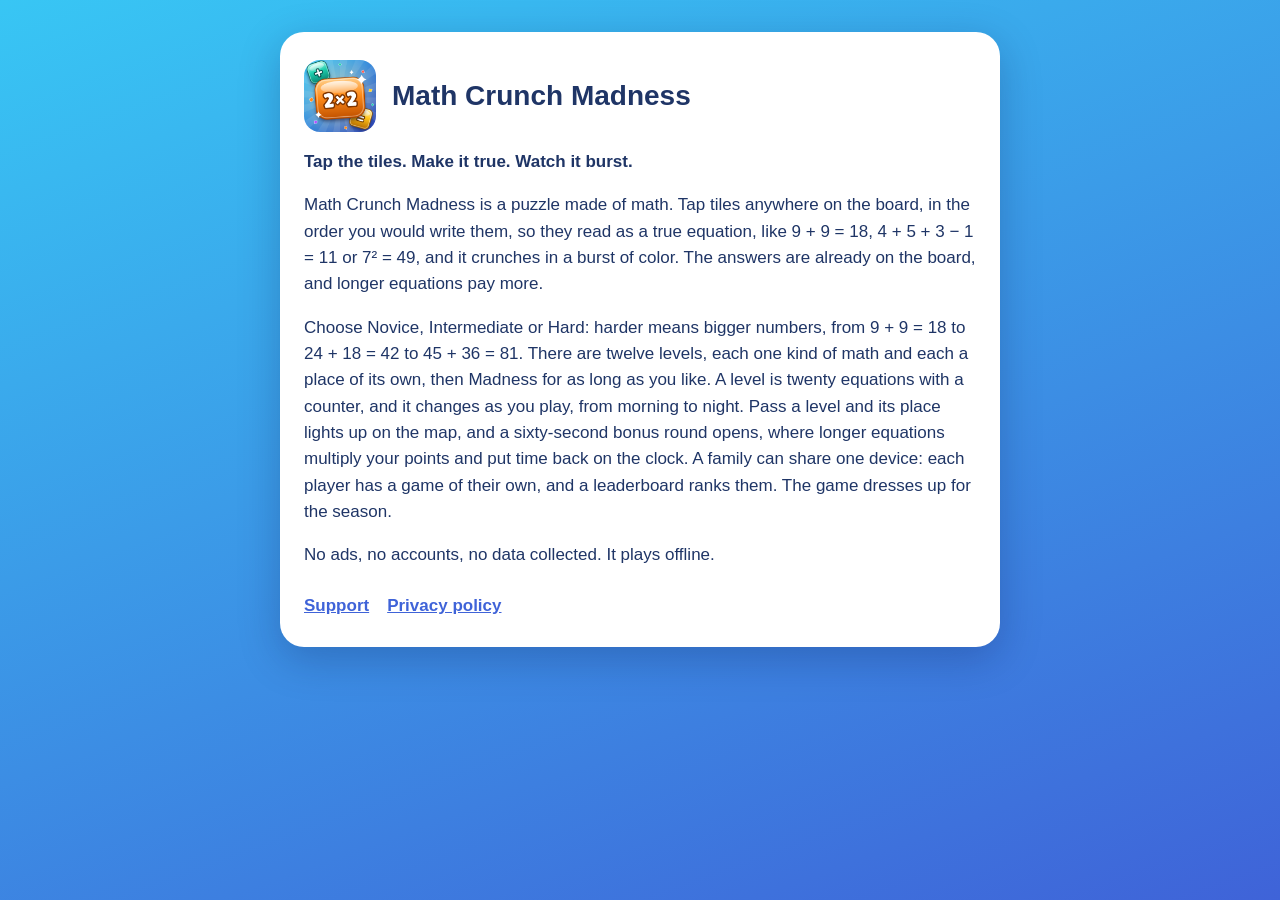
<file: index.html>
<!doctype html>
<html lang="en">
<head><meta charset="utf-8"><meta name="viewport" content="width=device-width, initial-scale=1"><title>Math Crunch Madness</title><link rel="stylesheet" href="style.css"></head>
<body><main>
<header><img src="icon.png" alt="Math Crunch Madness icon"><h1>Math Crunch Madness</h1></header>
<p><strong>Tap the tiles. Make it true. Watch it burst.</strong></p>
<p>Math Crunch Madness is a puzzle made of math. Tap tiles anywhere on the board, in the order you would write them, so they read as a true equation, like 9 + 9 = 18, 4 + 5 + 3 − 1 = 11 or 7² = 49, and it crunches in a burst of color. The answers are already on the board, and longer equations pay more.</p>
<p>Choose Novice, Intermediate or Hard: harder means bigger numbers, from 9 + 9 = 18 to 24 + 18 = 42 to 45 + 36 = 81. There are twelve levels, each one kind of math and each a place of its own, then Madness for as long as you like. A level is twenty equations with a counter, and it changes as you play, from morning to night. Pass a level and its place lights up on the map, and a sixty-second bonus round opens, where longer equations multiply your points and put time back on the clock. A family can share one device: each player has a game of their own, and a leaderboard ranks them. The game dresses up for the season.</p>
<p>No ads, no accounts, no data collected. It plays offline.</p>
<nav><a href="support.html">Support</a><a href="privacy.html">Privacy policy</a></nav>
</main></body>
</html>
</file>
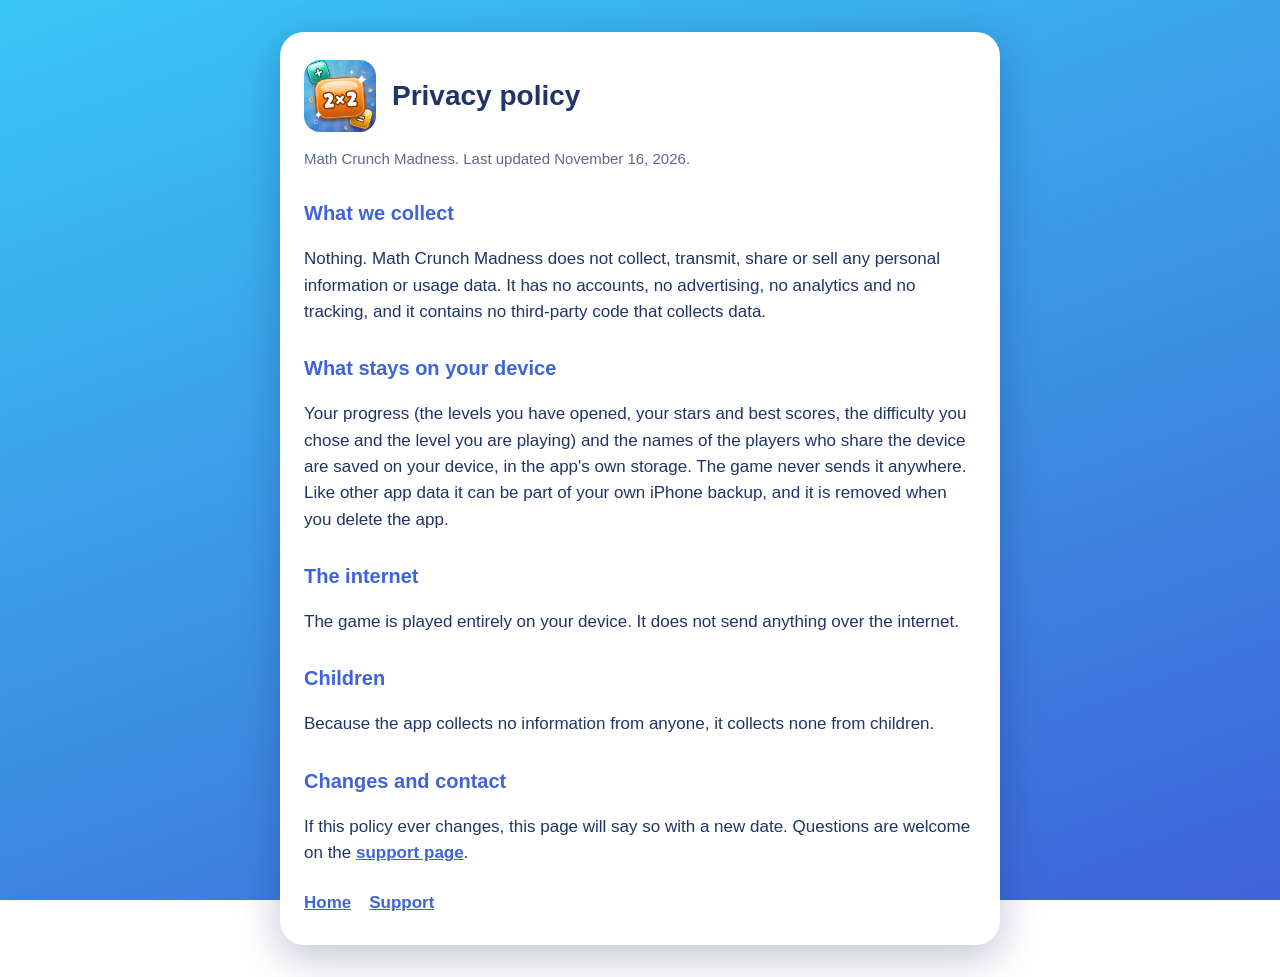
<file: privacy.html>
<!doctype html>
<html lang="en">
<head><meta charset="utf-8"><meta name="viewport" content="width=device-width, initial-scale=1"><title>Privacy policy: Math Crunch Madness</title><link rel="stylesheet" href="style.css"></head>
<body><main>
<header><img src="icon.png" alt=""><h1>Privacy policy</h1></header>
<p class="note">Math Crunch Madness. Last updated November 16, 2026.</p>
<h2>What we collect</h2>
<p>Nothing. Math Crunch Madness does not collect, transmit, share or sell any personal information or usage data. It has no accounts, no advertising, no analytics and no tracking, and it contains no third-party code that collects data.</p>
<h2>What stays on your device</h2>
<p>Your progress (the levels you have opened, your stars and best scores, the difficulty you chose and the level you are playing) and the names of the players who share the device are saved on your device, in the app's own storage. The game never sends it anywhere. Like other app data it can be part of your own iPhone backup, and it is removed when you delete the app.</p>
<h2>The internet</h2>
<p>The game is played entirely on your device. It does not send anything over the internet.</p>
<h2>Children</h2>
<p>Because the app collects no information from anyone, it collects none from children.</p>
<h2>Changes and contact</h2>
<p>If this policy ever changes, this page will say so with a new date. Questions are welcome on the <a href="support.html">support page</a>.</p>
<nav><a href="index.html">Home</a><a href="support.html">Support</a></nav>
</main></body>
</html>
</file>
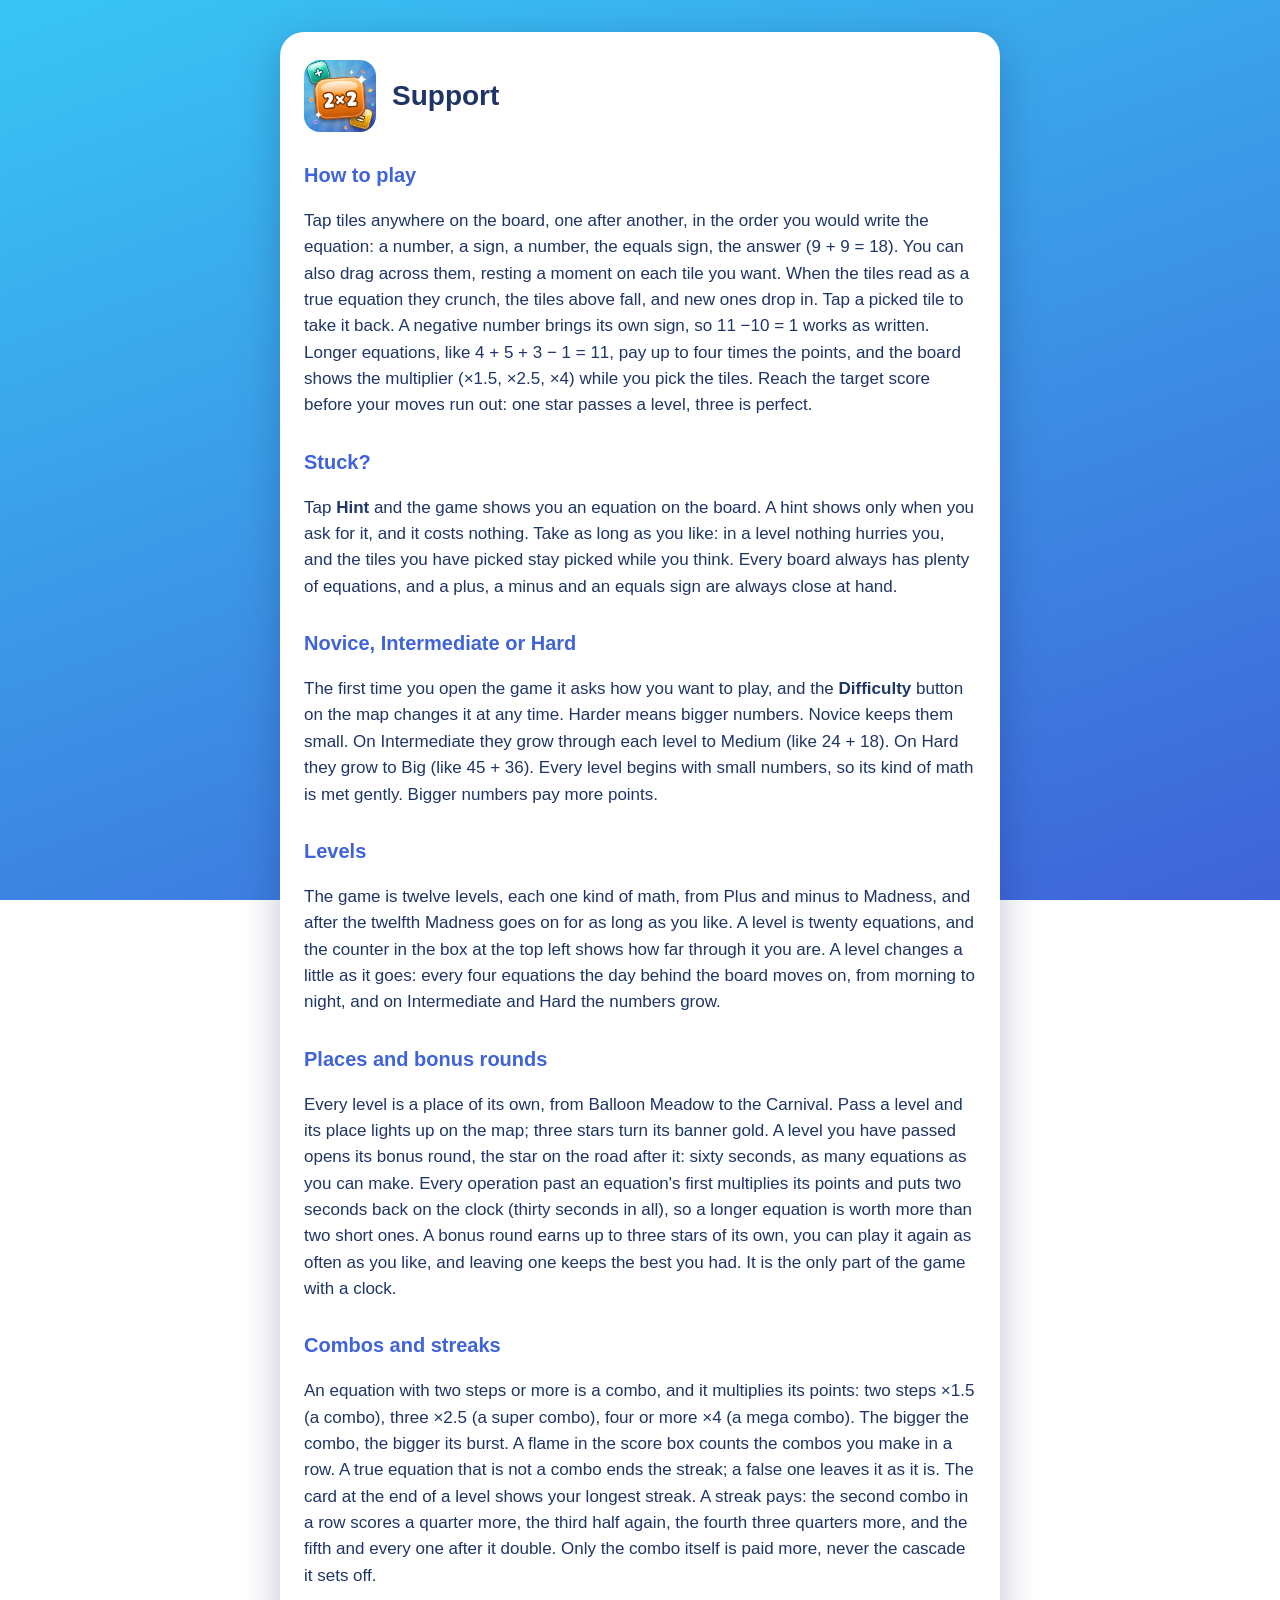
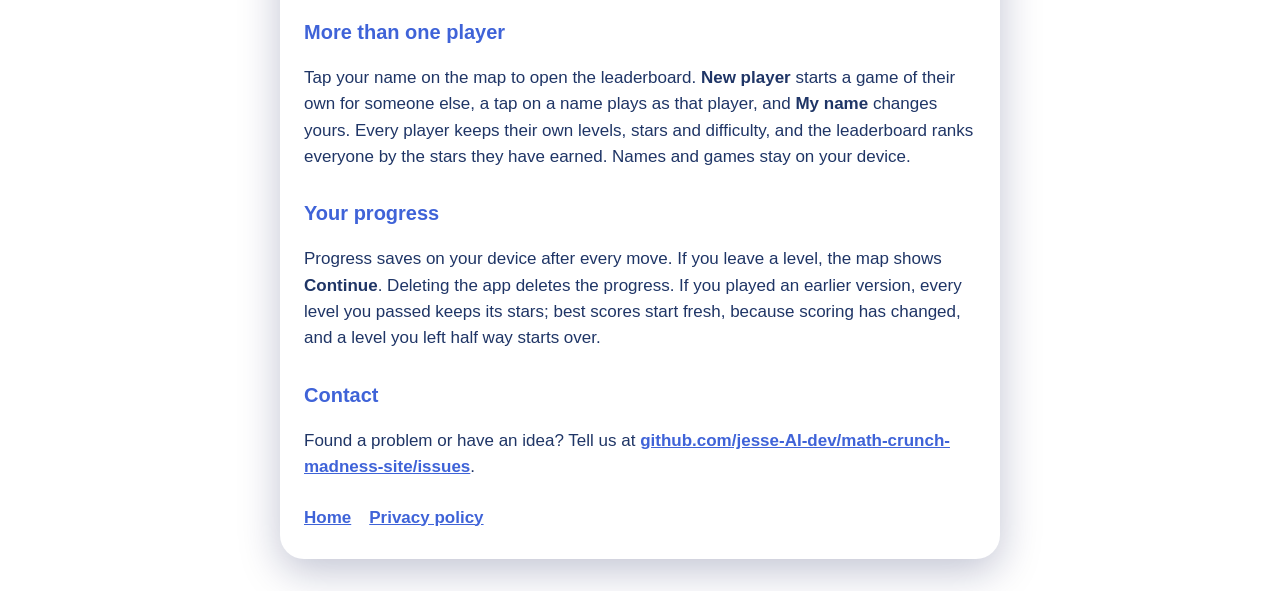
<file: support.html>
<!doctype html>
<html lang="en">
<head><meta charset="utf-8"><meta name="viewport" content="width=device-width, initial-scale=1"><title>Support: Math Crunch Madness</title><link rel="stylesheet" href="style.css"></head>
<body><main>
<header><img src="icon.png" alt=""><h1>Support</h1></header>
<h2>How to play</h2>
<p>Tap tiles anywhere on the board, one after another, in the order you would write the equation: a number, a sign, a number, the equals sign, the answer (9 + 9 = 18). You can also drag across them, resting a moment on each tile you want. When the tiles read as a true equation they crunch, the tiles above fall, and new ones drop in. Tap a picked tile to take it back. A negative number brings its own sign, so 11 −10 = 1 works as written. Longer equations, like 4 + 5 + 3 − 1 = 11, pay up to four times the points, and the board shows the multiplier (×1.5, ×2.5, ×4) while you pick the tiles. Reach the target score before your moves run out: one star passes a level, three is perfect.</p>
<h2>Stuck?</h2>
<p>Tap <strong>Hint</strong> and the game shows you an equation on the board. A hint shows only when you ask for it, and it costs nothing. Take as long as you like: in a level nothing hurries you, and the tiles you have picked stay picked while you think. Every board always has plenty of equations, and a plus, a minus and an equals sign are always close at hand.</p>
<h2>Novice, Intermediate or Hard</h2>
<p>The first time you open the game it asks how you want to play, and the <strong>Difficulty</strong> button on the map changes it at any time. Harder means bigger numbers. Novice keeps them small. On Intermediate they grow through each level to Medium (like 24 + 18). On Hard they grow to Big (like 45 + 36). Every level begins with small numbers, so its kind of math is met gently. Bigger numbers pay more points.</p>
<h2>Levels</h2>
<p>The game is twelve levels, each one kind of math, from Plus and minus to Madness, and after the twelfth Madness goes on for as long as you like. A level is twenty equations, and the counter in the box at the top left shows how far through it you are. A level changes a little as it goes: every four equations the day behind the board moves on, from morning to night, and on Intermediate and Hard the numbers grow.</p>
<h2>Places and bonus rounds</h2>
<p>Every level is a place of its own, from Balloon Meadow to the Carnival. Pass a level and its place lights up on the map; three stars turn its banner gold. A level you have passed opens its bonus round, the star on the road after it: sixty seconds, as many equations as you can make. Every operation past an equation's first multiplies its points and puts two seconds back on the clock (thirty seconds in all), so a longer equation is worth more than two short ones. A bonus round earns up to three stars of its own, you can play it again as often as you like, and leaving one keeps the best you had. It is the only part of the game with a clock.</p>
<h2>Combos and streaks</h2>
<p>An equation with two steps or more is a combo, and it multiplies its points: two steps ×1.5 (a combo), three ×2.5 (a super combo), four or more ×4 (a mega combo). The bigger the combo, the bigger its burst. A flame in the score box counts the combos you make in a row. A true equation that is not a combo ends the streak; a false one leaves it as it is. The card at the end of a level shows your longest streak. A streak pays: the second combo in a row scores a quarter more, the third half again, the fourth three quarters more, and the fifth and every one after it double. Only the combo itself is paid more, never the cascade it sets off.</p>
<h2>More than one player</h2>
<p>Tap your name on the map to open the leaderboard. <strong>New player</strong> starts a game of their own for someone else, a tap on a name plays as that player, and <strong>My name</strong> changes yours. Every player keeps their own levels, stars and difficulty, and the leaderboard ranks everyone by the stars they have earned. Names and games stay on your device.</p><h2>Your progress</h2>
<p>Progress saves on your device after every move. If you leave a level, the map shows <strong>Continue</strong>. Deleting the app deletes the progress. If you played an earlier version, every level you passed keeps its stars; best scores start fresh, because scoring has changed, and a level you left half way starts over.</p>
<h2>Contact</h2>
<p>Found a problem or have an idea? Tell us at <a href="https://github.com/jesse-AI-dev/math-crunch-madness-site/issues">github.com/jesse-AI-dev/math-crunch-madness-site/issues</a>.</p>
<nav><a href="index.html">Home</a><a href="privacy.html">Privacy policy</a></nav>
</main></body>
</html>
</file>
<file: style.css>
:root { --ink: #1f3566; --sky: #38c6f4; --royal: #3f63d8; --orange: #ff8c1a; }
* { box-sizing: border-box; }
body { margin: 0; font: 17px/1.55 -apple-system, BlinkMacSystemFont, "Segoe UI", Roboto, sans-serif; color: var(--ink); background: linear-gradient(160deg, var(--sky), var(--royal)) fixed; }
main { max-width: 720px; margin: 32px auto; padding: 28px 24px; background: #ffffff; border-radius: 24px; box-shadow: 0 12px 40px rgba(10, 20, 80, 0.25); }
header { display: flex; align-items: center; gap: 16px; margin-bottom: 8px; }
header img { width: 72px; height: 72px; border-radius: 16px; }
h1 { margin: 0; font-size: 28px; }
h2 { margin-top: 28px; font-size: 20px; color: var(--royal); }
a { color: var(--royal); font-weight: 600; }
nav { margin-top: 24px; display: flex; gap: 18px; flex-wrap: wrap; }
.note { color: #5a6a8a; font-size: 15px; }
</file>
